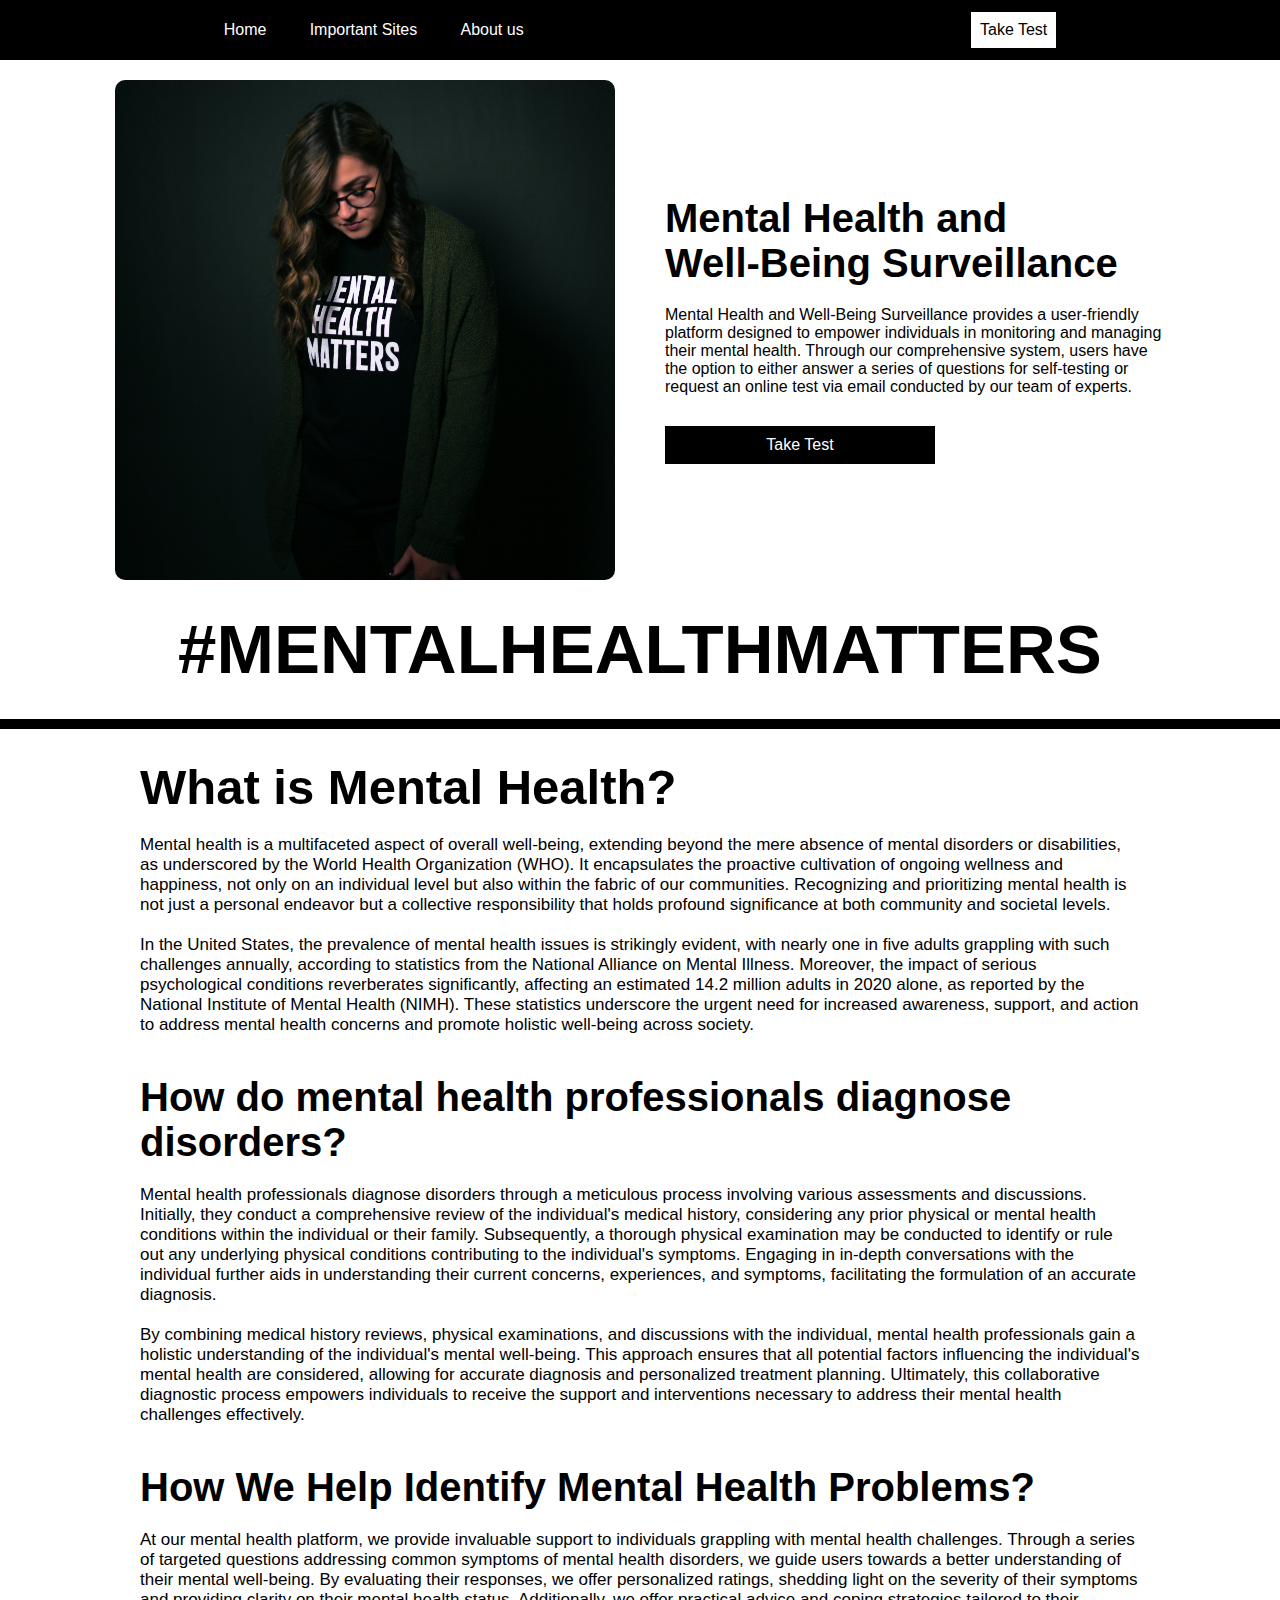
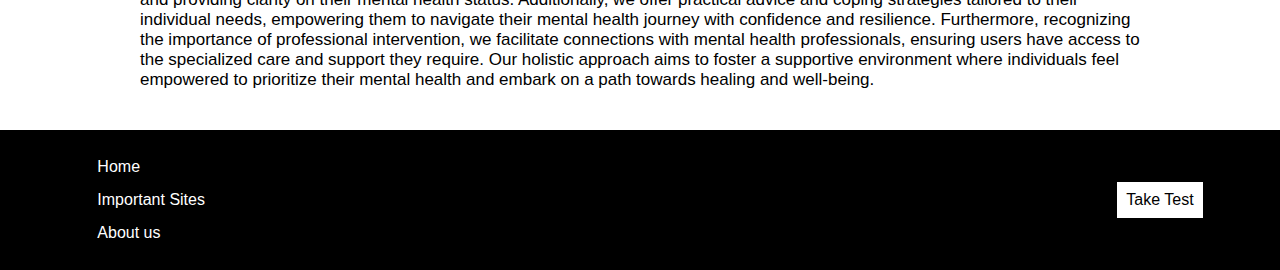
<file: index.html>
<!DOCTYPE html>
<html lang="en">
  <head>
    <meta charset="UTF-8" />
    <meta name="viewport" content="width=device-width, initial-scale=1.0" />
    <title>Home</title>
    <link rel="stylesheet" href="./nav.css" />
    <link rel="stylesheet" href="./home.css" />
  </head>
  <body>
    <nav>
      <ul class="ulist">
        <a href="./"><li>Home</li></a>
        <a href="./imp_sites.html"><li>Important Sites</li></a>
        <a href="./about.html"><li>About us</li></a>
      </ul>
      <a href="./self_testing.html"><div class="header_button">Take Test</div></a>
    </nav>
    <div class="container">
      <div class="image-container"></div>
      <div class="text-container">
        <h1>Mental Health and<br />Well-Being Surveillance</h1>
        <p>
          Mental Health and Well-Being Surveillance provides a user-friendly
          platform designed to empower individuals in monitoring and managing
          their mental health. Through our comprehensive system, users have the
          option to either answer a series of questions for self-testing or
          request an online test via email conducted by our team of experts.
        </p>
        <a href="./self_testing.html"><div class="main-btn">Take Test</div></a>
      </div>
    </div>

    <h1 class="hero-tagline">#MENTALHEALTHMATTERS</h1>

    <div class="bodycontainer">
      <div class="displayimg"></div>
      <div class="cards">
        <h1 class="impH1">What is <b>Mental Health?</b></h1>
        <p class="pp">
          Mental health is a multifaceted aspect of overall well-being,
          extending beyond the mere absence of mental disorders or disabilities,
          as underscored by the World Health Organization (WHO). It encapsulates
          the proactive cultivation of ongoing wellness and happiness, not only
          on an individual level but also within the fabric of our communities.
          Recognizing and prioritizing mental health is not just a personal
          endeavor but a collective responsibility that holds profound
          significance at both community and societal levels.
        </p>
        <p class="pp">
          In the United States, the prevalence of mental health issues is
          strikingly evident, with nearly one in five adults grappling with such
          challenges annually, according to statistics from the National
          Alliance on Mental Illness. Moreover, the impact of serious
          psychological conditions reverberates significantly, affecting an
          estimated 14.2 million adults in 2020 alone, as reported by the
          National Institute of Mental Health (NIMH). These statistics
          underscore the urgent need for increased awareness, support, and
          action to address mental health concerns and promote holistic
          well-being across society.
        </p>
      </div>
      <div class="cards">
        <h1>How do mental health professionals diagnose disorders?</h1>
        <p class="pp">
          Mental health professionals diagnose disorders through a meticulous
          process involving various assessments and discussions. Initially, they
          conduct a comprehensive review of the individual's medical history,
          considering any prior physical or mental health conditions within the
          individual or their family. Subsequently, a thorough physical
          examination may be conducted to identify or rule out any underlying
          physical conditions contributing to the individual's symptoms.
          Engaging in in-depth conversations with the individual further aids in
          understanding their current concerns, experiences, and symptoms,
          facilitating the formulation of an accurate diagnosis.
        </p>
        <p class="pp">
          By combining medical history reviews, physical examinations, and
          discussions with the individual, mental health professionals gain a
          holistic understanding of the individual's mental well-being. This
          approach ensures that all potential factors influencing the
          individual's mental health are considered, allowing for accurate
          diagnosis and personalized treatment planning. Ultimately, this
          collaborative diagnostic process empowers individuals to receive the
          support and interventions necessary to address their mental health
          challenges effectively.
        </p>
      </div>
      <div class="cards">
        <h1>How We Help Identify Mental Health Problems?</h1>
        <p class="pp">
          At our mental health platform, we provide invaluable support to
          individuals grappling with mental health challenges. Through a series
          of targeted questions addressing common symptoms of mental health
          disorders, we guide users towards a better understanding of their
          mental well-being. By evaluating their responses, we offer
          personalized ratings, shedding light on the severity of their symptoms
          and providing clarity on their mental health status. Additionally, we
          offer practical advice and coping strategies tailored to their
          individual needs, empowering them to navigate their mental health
          journey with confidence and resilience. Furthermore, recognizing the
          importance of professional intervention, we facilitate connections
          with mental health professionals, ensuring users have access to the
          specialized care and support they require. Our holistic approach aims
          to foster a supportive environment where individuals feel empowered to
          prioritize their mental health and embark on a path towards healing
          and well-being.
        </p>
      </div>
    </div>

    <footer>
      <ul class="footerlist">
        <a href="./"><li>Home</li></a>
        <a href="./imp_sites.html"><li>Important Sites</li></a>
        <a href="./about.html"><li>About us</li></a>
      </ul>
      <a href="./self_testing.html"><div class="footer_button">Take Test</div></a>
    </footer>
  </body>
</html>
</file>
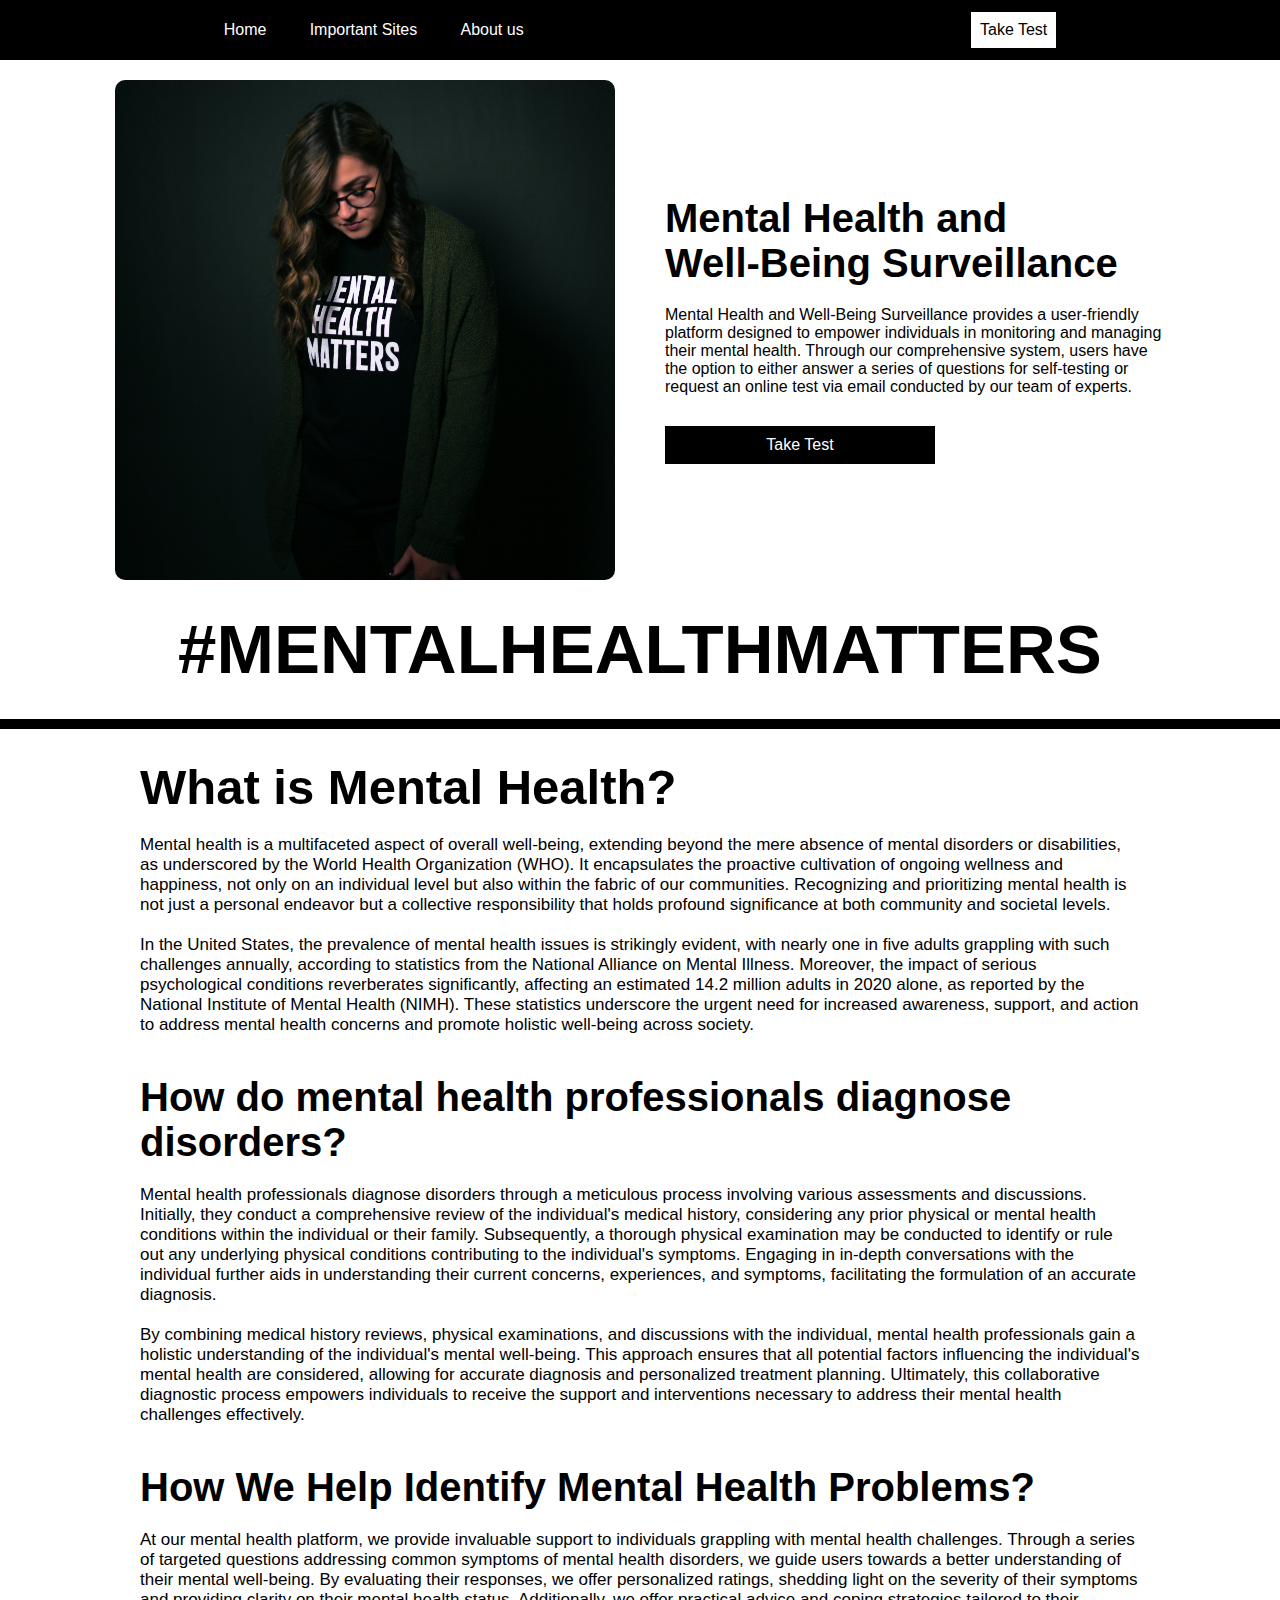
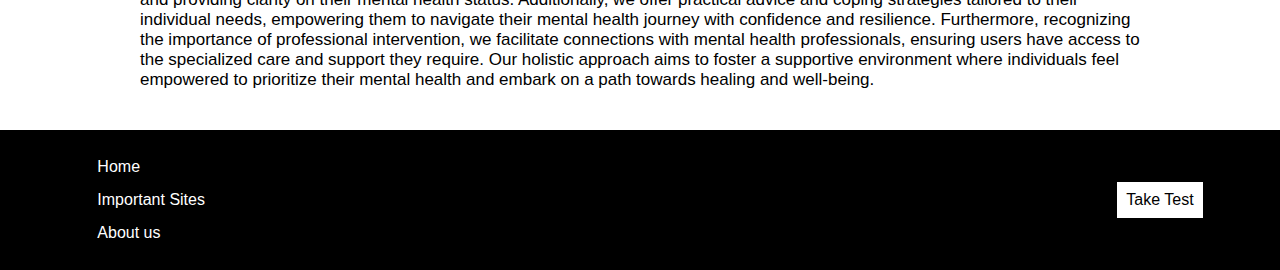
<file: Index.html>
<!DOCTYPE html>
<html lang="en">
  <head>
    <meta charset="UTF-8" />
    <meta name="viewport" content="width=device-width, initial-scale=1.0" />
    <title>Home</title>
    <link rel="stylesheet" href="./nav.css" />
    <link rel="stylesheet" href="./home.css" />
  </head>
  <body>
    <nav>
      <ul class="ulist">
        <a href="Index.html"><li>Home</li></a>
        <a href="./imp_sites.html"><li>Important Sites</li></a>
        <a href="./about.html"><li>About us</li></a>
      </ul>
      <a href="./self_testing.html"><div class="header_button">Take Test</div></a>
    </nav>
    <div class="container">
      <div class="image-container"></div>
      <div class="text-container">
        <h1>Mental Health and<br />Well-Being Surveillance</h1>
        <p>
          Mental Health and Well-Being Surveillance provides a user-friendly
          platform designed to empower individuals in monitoring and managing
          their mental health. Through our comprehensive system, users have the
          option to either answer a series of questions for self-testing or
          request an online test via email conducted by our team of experts.
        </p>
        <a href="./self_testing.html"><div class="main-btn">Take Test</div></a>
      </div>
    </div>

    <h1 class="hero-tagline">#MENTALHEALTHMATTERS</h1>

    <div class="bodycontainer">
      <div class="displayimg"></div>
      <div class="cards">
        <h1 class="impH1">What is <b>Mental Health?</b></h1>
        <p class="pp">
          Mental health is a multifaceted aspect of overall well-being,
          extending beyond the mere absence of mental disorders or disabilities,
          as underscored by the World Health Organization (WHO). It encapsulates
          the proactive cultivation of ongoing wellness and happiness, not only
          on an individual level but also within the fabric of our communities.
          Recognizing and prioritizing mental health is not just a personal
          endeavor but a collective responsibility that holds profound
          significance at both community and societal levels.
        </p>
        <p class="pp">
          In the United States, the prevalence of mental health issues is
          strikingly evident, with nearly one in five adults grappling with such
          challenges annually, according to statistics from the National
          Alliance on Mental Illness. Moreover, the impact of serious
          psychological conditions reverberates significantly, affecting an
          estimated 14.2 million adults in 2020 alone, as reported by the
          National Institute of Mental Health (NIMH). These statistics
          underscore the urgent need for increased awareness, support, and
          action to address mental health concerns and promote holistic
          well-being across society.
        </p>
      </div>
      <div class="cards">
        <h1>How do mental health professionals diagnose disorders?</h1>
        <p class="pp">
          Mental health professionals diagnose disorders through a meticulous
          process involving various assessments and discussions. Initially, they
          conduct a comprehensive review of the individual's medical history,
          considering any prior physical or mental health conditions within the
          individual or their family. Subsequently, a thorough physical
          examination may be conducted to identify or rule out any underlying
          physical conditions contributing to the individual's symptoms.
          Engaging in in-depth conversations with the individual further aids in
          understanding their current concerns, experiences, and symptoms,
          facilitating the formulation of an accurate diagnosis.
        </p>
        <p class="pp">
          By combining medical history reviews, physical examinations, and
          discussions with the individual, mental health professionals gain a
          holistic understanding of the individual's mental well-being. This
          approach ensures that all potential factors influencing the
          individual's mental health are considered, allowing for accurate
          diagnosis and personalized treatment planning. Ultimately, this
          collaborative diagnostic process empowers individuals to receive the
          support and interventions necessary to address their mental health
          challenges effectively.
        </p>
      </div>
      <div class="cards">
        <h1>How We Help Identify Mental Health Problems?</h1>
        <p class="pp">
          At our mental health platform, we provide invaluable support to
          individuals grappling with mental health challenges. Through a series
          of targeted questions addressing common symptoms of mental health
          disorders, we guide users towards a better understanding of their
          mental well-being. By evaluating their responses, we offer
          personalized ratings, shedding light on the severity of their symptoms
          and providing clarity on their mental health status. Additionally, we
          offer practical advice and coping strategies tailored to their
          individual needs, empowering them to navigate their mental health
          journey with confidence and resilience. Furthermore, recognizing the
          importance of professional intervention, we facilitate connections
          with mental health professionals, ensuring users have access to the
          specialized care and support they require. Our holistic approach aims
          to foster a supportive environment where individuals feel empowered to
          prioritize their mental health and embark on a path towards healing
          and well-being.
        </p>
      </div>
    </div>

    <footer>
      <ul class="footerlist">
        <a href="Index.html"><li>Home</li></a>
        <a href="./imp_sites.html"><li>Important Sites</li></a>
        <a href="./about.html"><li>About us</li></a>
      </ul>
      <a href="./self_testing.html"><div class="footer_button">Take Test</div></a>
    </footer>
  </body>
</html>
</file>
<file: nav.css>
* {
    margin: 0px;
    padding: 0px;
    text-decoration: none;
    font-family: Arial, sans-serif;
  }
  nav {
    background-color: #000;
    display: flex;
    justify-content: space-around;
    align-items: center;
    height: 60px;
    margin-bottom: 20px;
  }
  .ulist{
    width: 300px;
    display: flex;
    justify-content: space-between;
  }
  li {
    display: inline;
    text-decoration: none;
    list-style: none;
    color: white;
    font-size: medium;
  }

 .header_button {
    background-color: white;
    color: black;
    padding: 9px;
    border: none;
  }
  .footer_button {
    background-color: white;
    color: black;
    padding: 9px;
    border: none;
  }
  footer{
    background-color: #000;
    display: flex;
    justify-content: center;
    align-items: center;
  }
  .footerlist{
    display: flex;
    flex-direction: column;
    height: 100px;
    justify-content: space-around;
    width: 1000px;
    padding: 20px;
  }
  @media (max-width: 820px) {
    
  .ulist{
    width: 70%;
    display: flex;
    justify-content: space-around;
  }
  }
</file>
<file: home.css>
.impH1{
    font-size: 49px;
}
.container{
    display: flex;
    justify-content: center;
    align-items: center;
    width: 100%;
    margin-bottom: 20px;
}
.image-container{
   background-image: url("./hero.jpg");
   width: 500px;
   height: 500px;
   background-size: cover;
   margin-right: 50px;
   border-radius: 2%;
}
.text-container{
    display: flex;
    flex-direction: column;
    justify-content: center;
    width: 500px;
    height: 500px;
}
.main-btn{
    padding: 10px;
    background-color: black;
    color: white;
    margin-top: 30px;
    width: 50%;
    text-align: center;
}
h1{
    font-size: 40px;
    font-weight:600;
}
p{
    padding-top: 20px;
}
.hero-tagline{
    font-size: xx-large;
    font-weight: 900;
    text-align: center;
    margin: 30px auto 30px auto;
    font-size: 69px;
}
.hero-tagline:hover{
    color: aqua;
    text-shadow: 0 0 10px aquamarine;
}

.displayimg{
    width: 100%;
    height: 10px;
    background-color: black;
}
.bodycontainer{
    margin: 0px auto 30px auto;
    width: 100%;
    display: flex;
    flex-direction: column;
    align-items: center;
}
.secondBodyContainer{
    width: 1000px;
    display: flex;
    justify-content: space-between;
    margin-top: 25px;
}

.cards{
    margin: 30px 0px 10px 0px;
    width: 1000px;
}

.pp{
    font-size: 17px;
}
@media (max-width: 1000px) {
    .bodycontainer{
        margin: 30px auto 30px auto;
        width: 100%;
        display: flex;
        justify-content: center;
    }
    
    .secondBodyContainer{
        width: 98%;
    }
    
.cards{
    margin: 20px 0px 10px 0px;
    width: 98%;
}
    .container{
       display: block;
       margin: auto;
       text-align: center;
       margin-bottom: 10px;
    }
    .image-container{
        background-image: url("./hero.jpg");
        width: 100%;
        height: 500px;
        background-size: cover;
        margin-right: 50px;
        border-radius: 2%;
     }
    .text-container{
        display: flex;
        flex-direction: column;
        justify-content: start;
        align-items: center;
        text-align: center;
        margin-top: 10px;
        width: 100%;
        height: fit-content;
    }
    .main-btn{
        padding: 10px;
        background-color: black;
        color: white;
        margin-top: 30px;
        width: 80%;
        text-align: center;
    }
    .hero-tagline{
        text-align: center;
        margin: 30px auto 30px auto;
        font-size: xx-large;
    }
}
</file>
